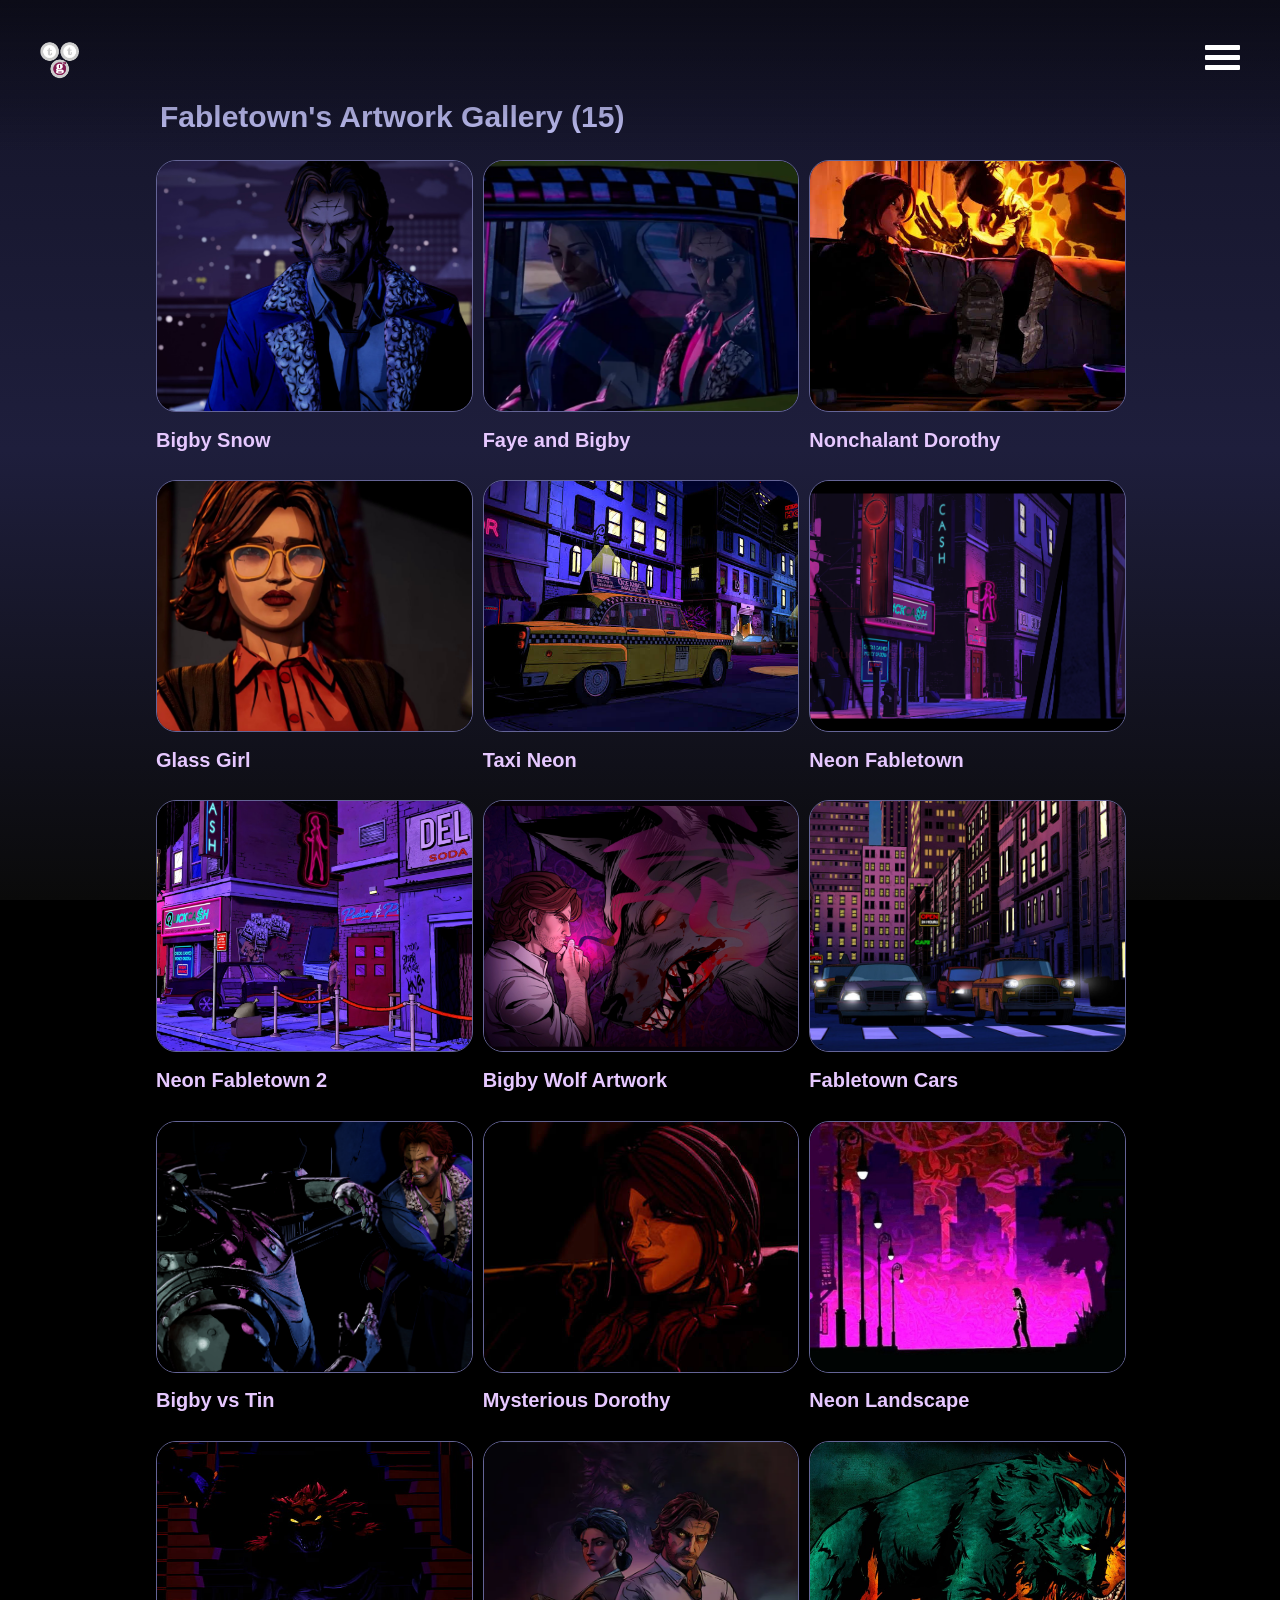
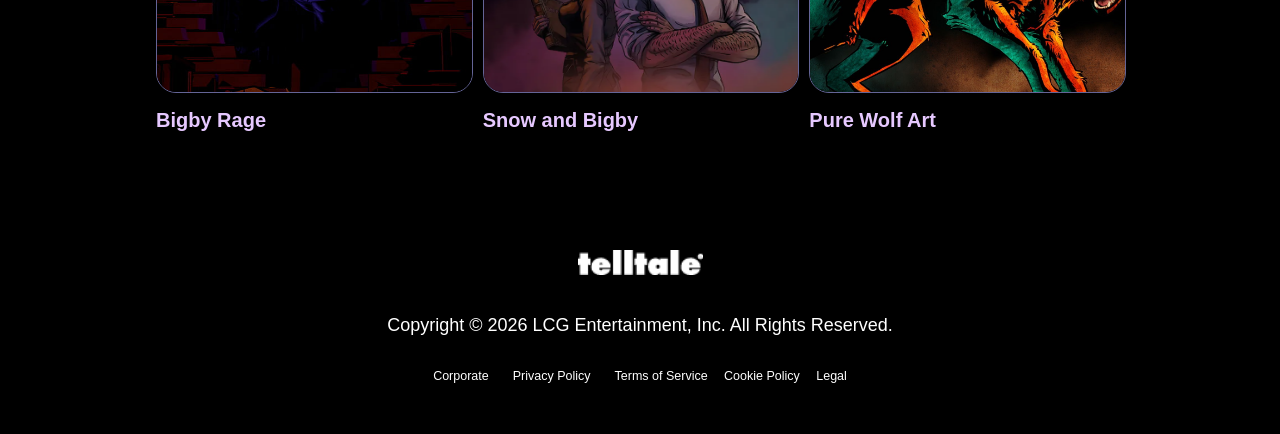
<file: ArtWork.html>
<!DOCTYPE html>
<html>
    <head>
        <title> Artworks - The Wolf Among Us 2 </title>
        <meta name="viewport" content="width=device-width, initial-scale=1.0">
        <link rel = "Stylesheet" href = "CSS/artwork.css">
        <link rel = "Stylesheet" href = "CSS/bar.css">
        <link rel = "Stylesheet" href = "CSS/bottom.css">
        <link rel = "Stylesheet" href = "CSS/loading.css">
        <link rel="icon" type="image/png" href="Pics/Site-Logo.png">
    </head>
    
    <body>
        <div class ="loading-screen">
          <img src = "Pics/LoadingLogo.png" class ="loader-logo">
        </div>

        <script src="ScreenLoading.js"></script>
        
        <a href = "https://telltale.com/games/the-wolf-among-us-2/">
            <img src = "Pics/Site-Logo.png" class = "logo">
        </a>
        
        <input type="checkbox" id="menu-toggle" class="menu-toggle">

        <label for="menu-toggle" class="menu-overlay">
            <div class = "splashOverlay">
                <img src = "Pics/splash.png">

            </div>
        </label>
        
        <label for="menu-toggle" class="hamburger">
            <span></span>
            <span></span>
            <span></span>
        </label>

        <div class="menu">
            <a href="Home.html">Home</a>
            <a href="Editions.html">Editions</a>
            <a href="Characters.html">Characters</a>
            <a href="" style = "color: rgb(230, 200, 220);">Art Works</a>
            <a href="Login.html">Account</a>
        </div>
        
        <div class = "Mask"> </div>
        
        <h1 class = "Title"> Fabletown's Artwork Gallery (15) </h1>
        
        <div class = "Container">

            </button>
            
            <button type ="checkbox" class="gallery-item">
                <img src="Pics/ArtWork/5th.jpg">
                <h2> Bigby Snow </h2>
            </button>
            
            <button class="gallery-item">
                <img src="Pics/ArtWork/6th.jpg">
                <h2> Faye and Bigby </h2>
            </button>
            
            <button class="gallery-item">
                <img src="Pics/ArtWork/7th.jpg">
                <h2> Nonchalant Dorothy </h2>
            </button>
            
            <button class="gallery-item">
                <img src="Pics/ArtWork/8th.jpg">
                <h2> Glass Girl </h2>
            </button>
            
            <button class="gallery-item">
                <img src="Pics/ArtWork/9th.jpg">
                <h2> Taxi Neon </h2>
            </button>
            
            <button class="gallery-item">
                <img src="Pics/ArtWork/10th.jpg">
                <h2> Neon Fabletown </h2>
            </button>
            
            <button class="gallery-item">
                <img src="Pics/ArtWork/11th.jpg">
                <h2> Neon Fabletown 2 </h2>
            </button>
            
            <button class="gallery-item">
                <img src="Pics/ArtWork/12th.jpg">
                <h2> Bigby Wolf Artwork </h2>
            </button>
            
            <button class="gallery-item">
                <img src="Pics/ArtWork/13th.jpg">
                <h2> Fabletown Cars </h2>
            </button>
            
            <button class="gallery-item">
                <img src="Pics/ArtWork/14th.jpg">
                <h2> Bigby vs Tin </h2>
            </button>
            
            <button class="gallery-item">
                <img src="Pics/ArtWork/15th.jpg">
                <h2> Mysterious Dorothy </h2>
            </button>
            
            <button class="gallery-item">
                <img src="Pics/ArtWork/16th.jpg">
                <h2> Neon Landscape </h2>
            </button>
            
            <button class="gallery-item">
                <img src="Pics/ArtWork/17th.jpg">
                <h2> Bigby Rage </h2>
            </button>
            
            <button class="gallery-item">
                <img src="Pics/ArtWork/18th.jpg">
                <h2> Snow and Bigby </h2>
            </button>
            
            <button class="gallery-item">
                <img src="Pics/ArtWork/19th.jpg">
                <h2> Pure Wolf Art </h2>
            </button>
        </div>
        
        <footer class = "bottom">
            <img src = "Pics/telltale-logo.png">
            <p> Copyright © 2026 LCG Entertainment, Inc. All Rights Reserved. </p>
            <button> Corporate <button>
            <button> Privacy Policy <button>
            <button> Terms of Service </button>
            <button> Cookie Policy </button>
            <button> Legal </button>
        </footer>
        
        <script src="Zoom.js"></script>
    </body>
</html>
</file>
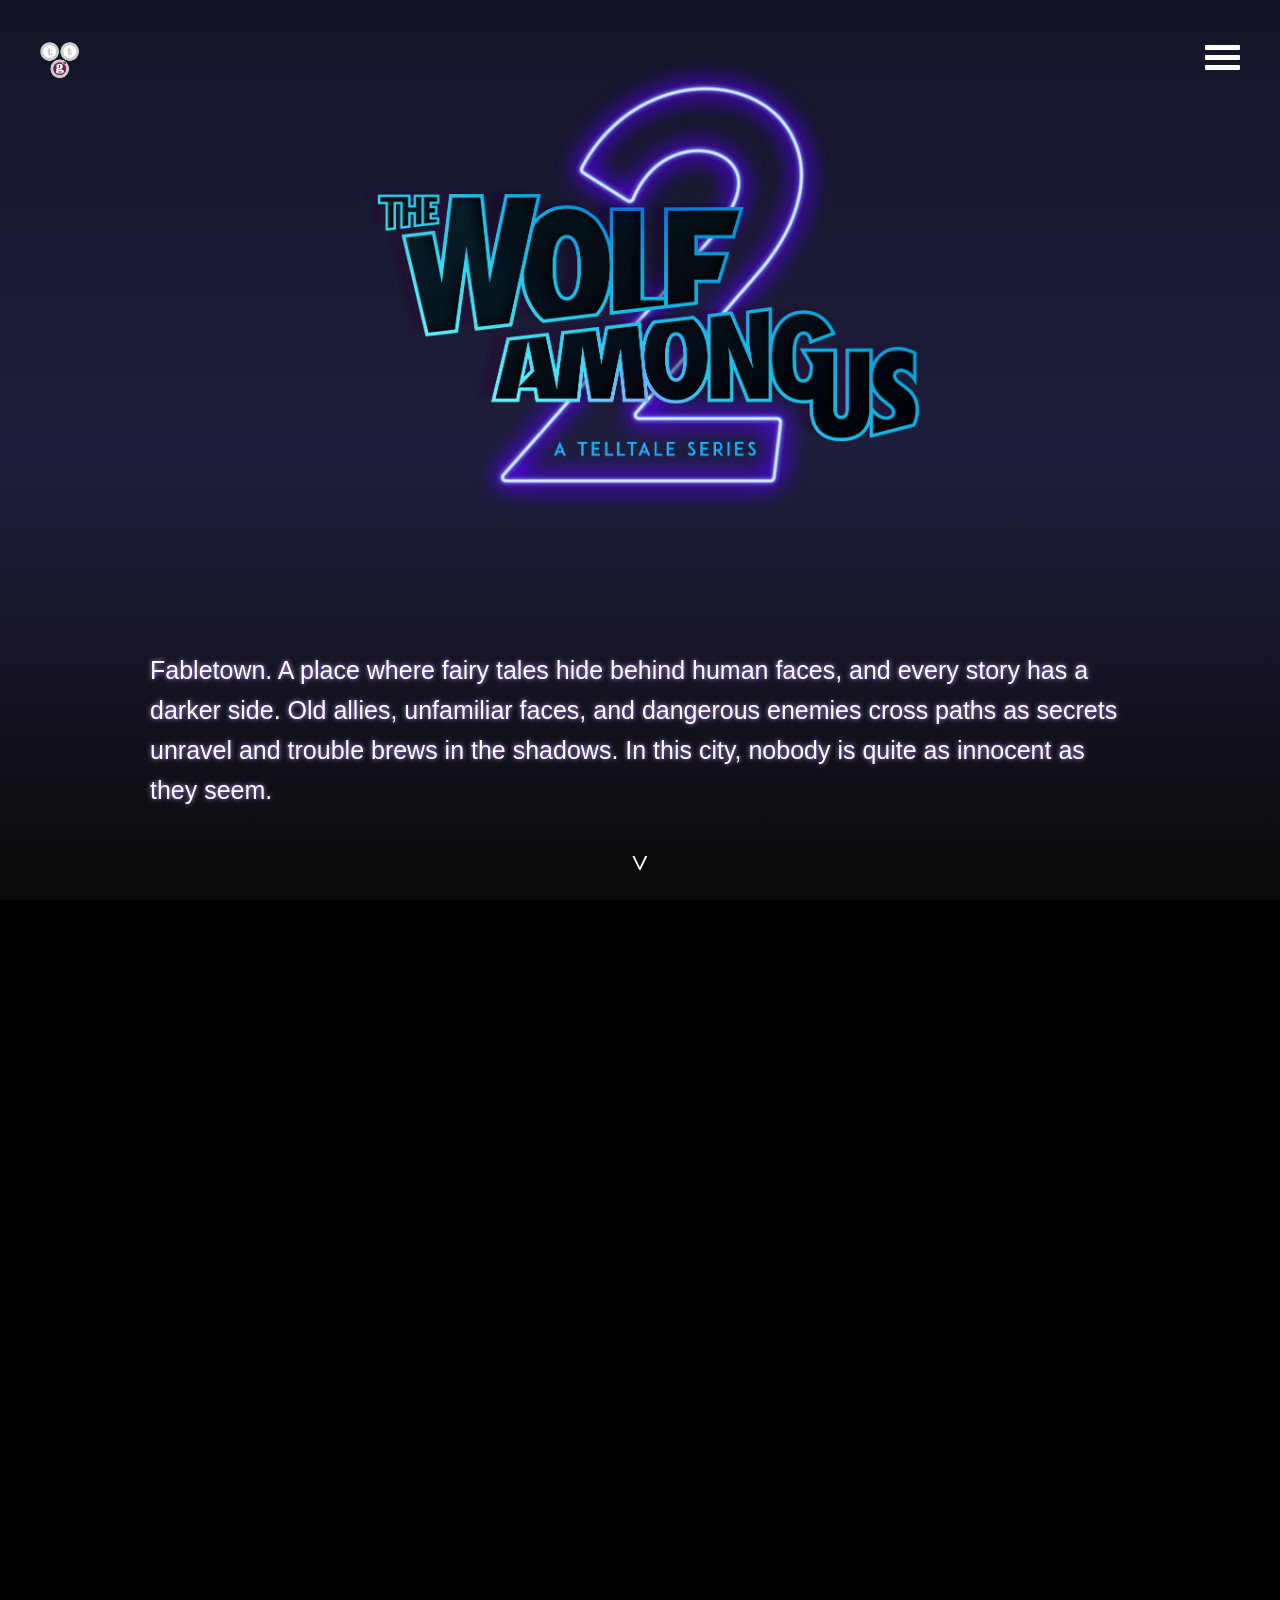
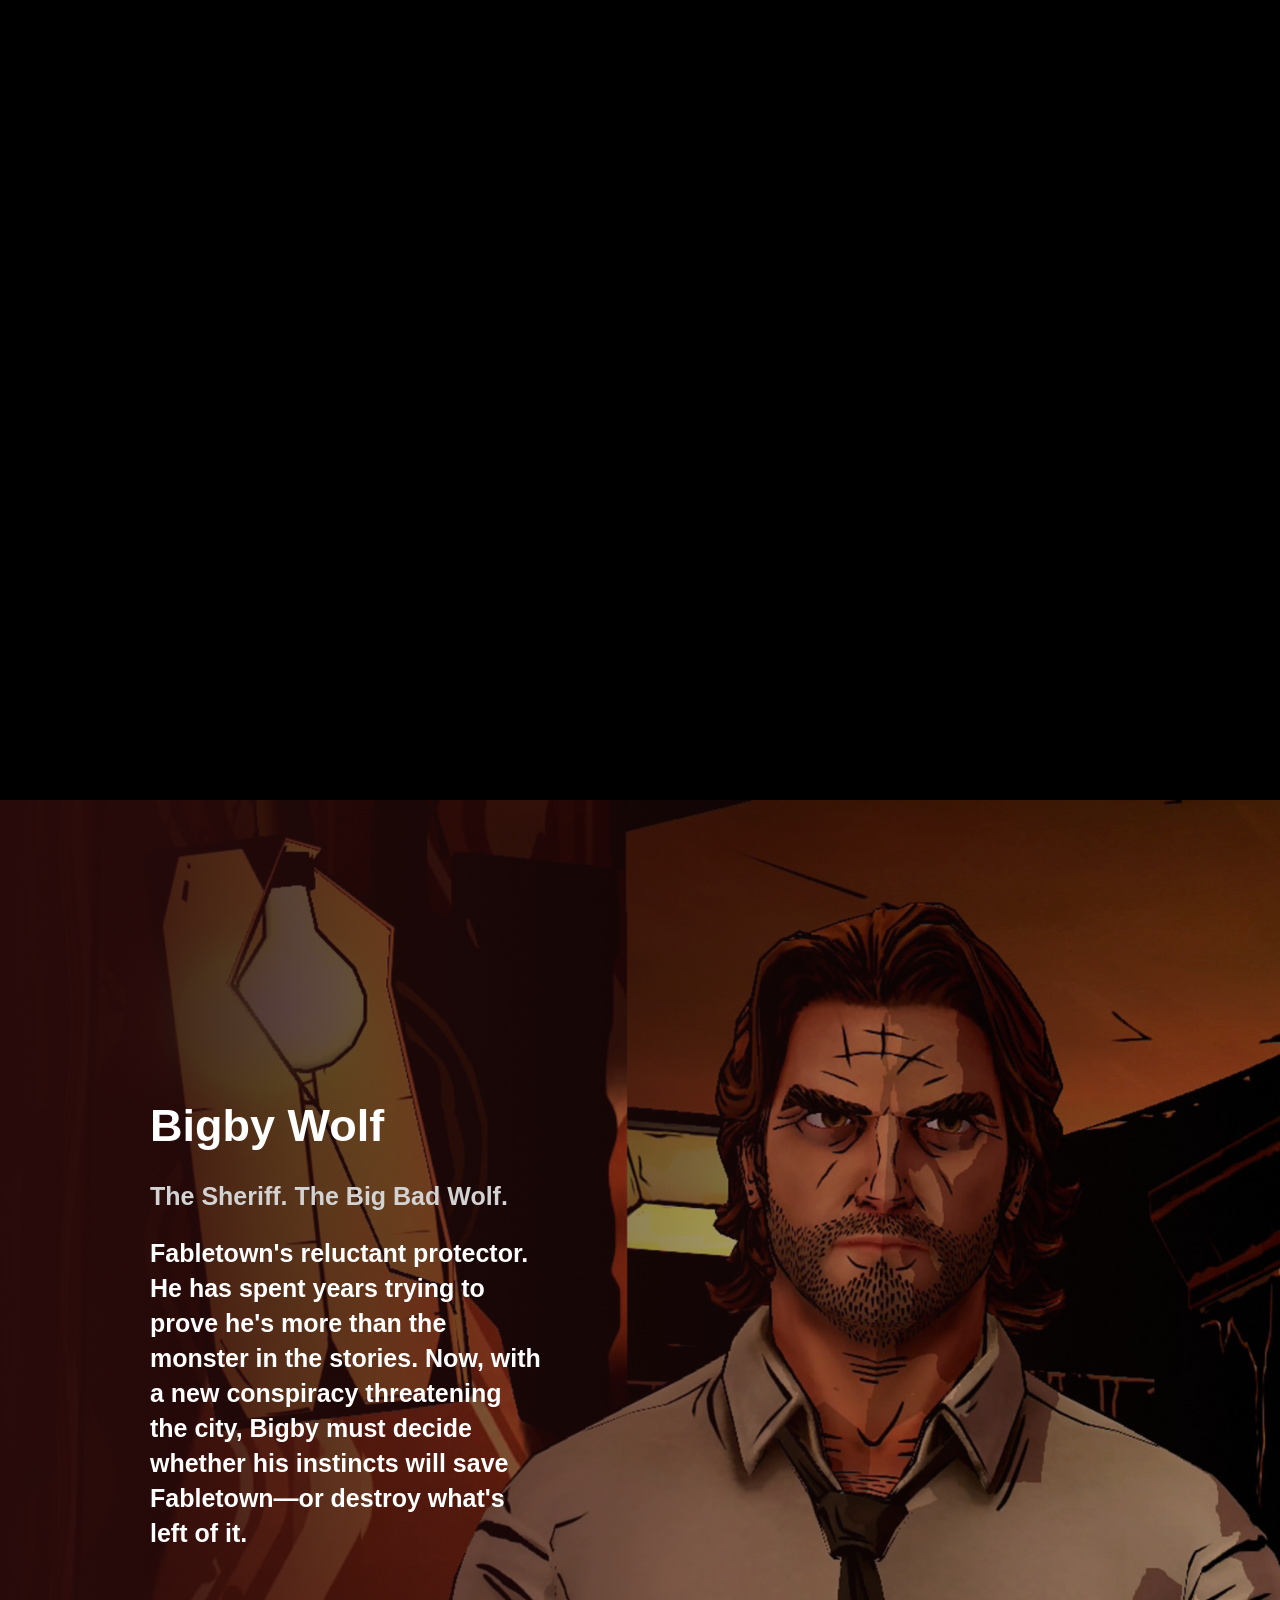
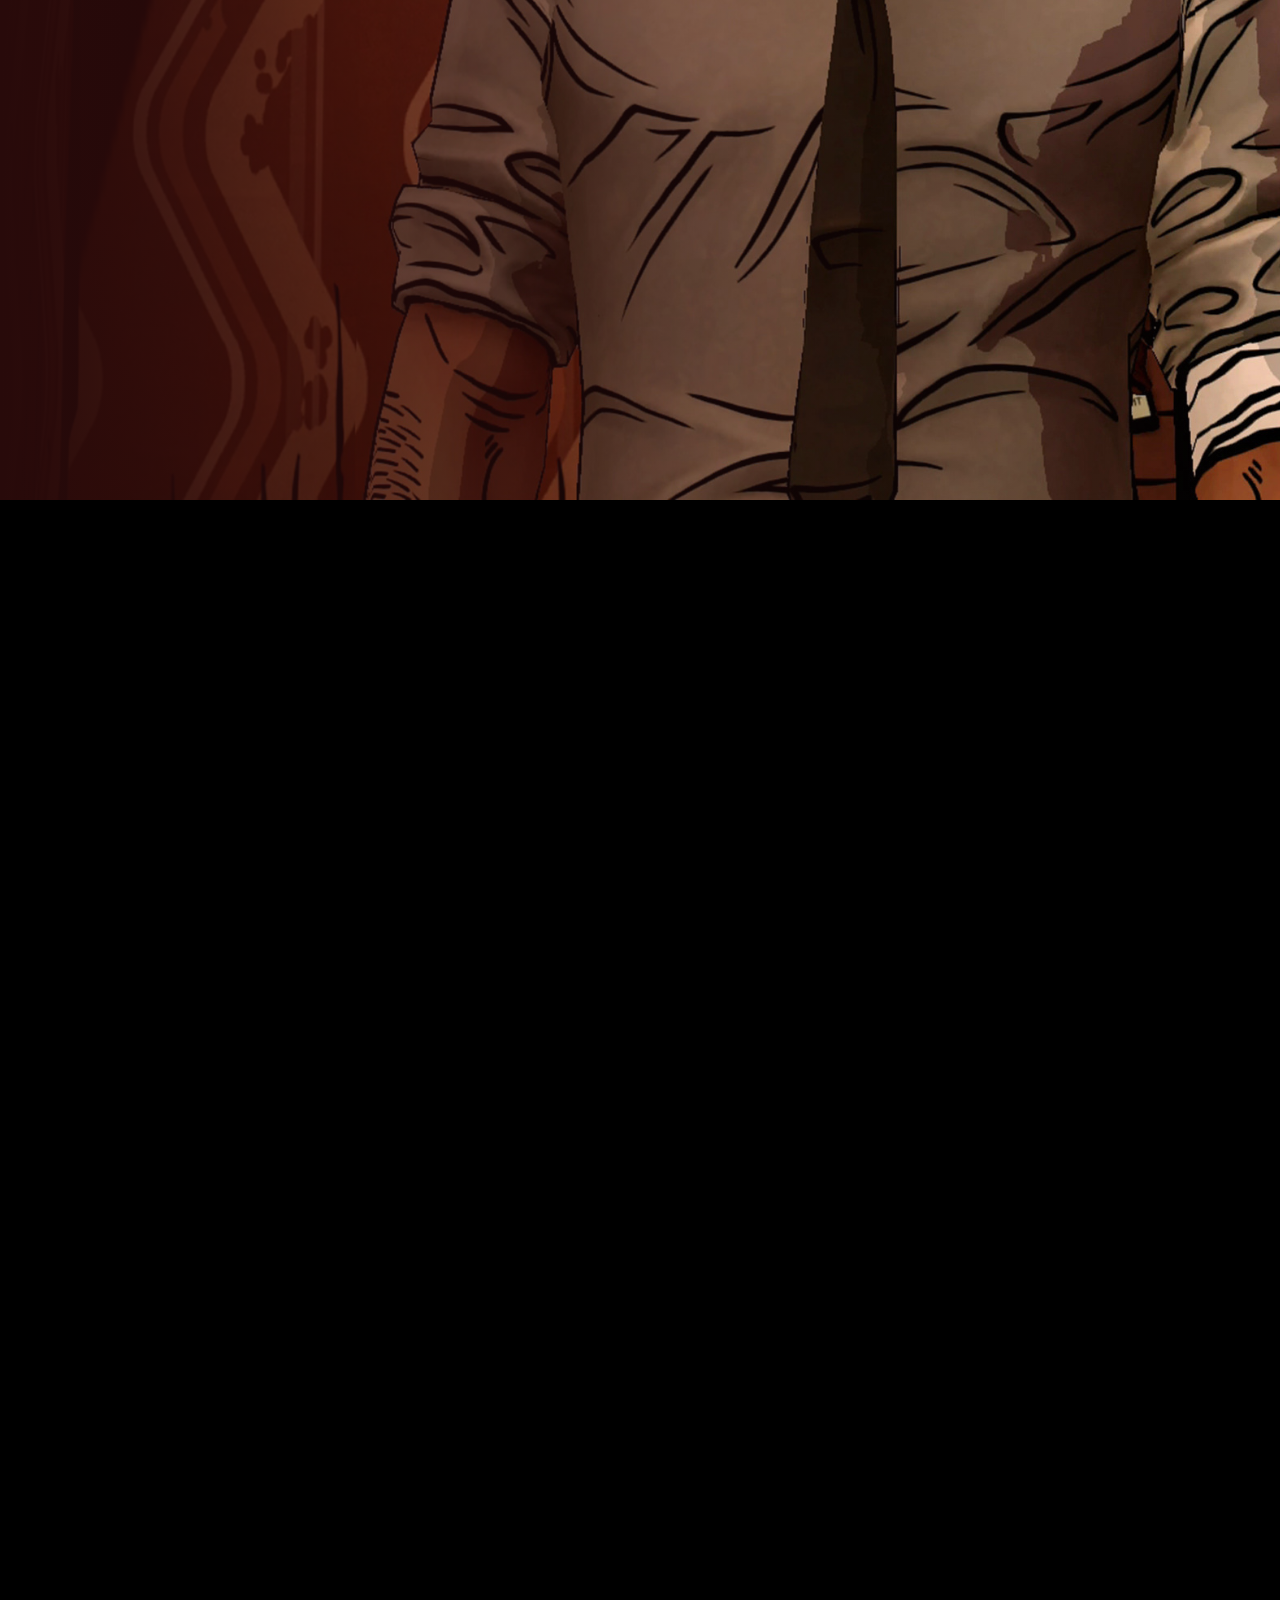
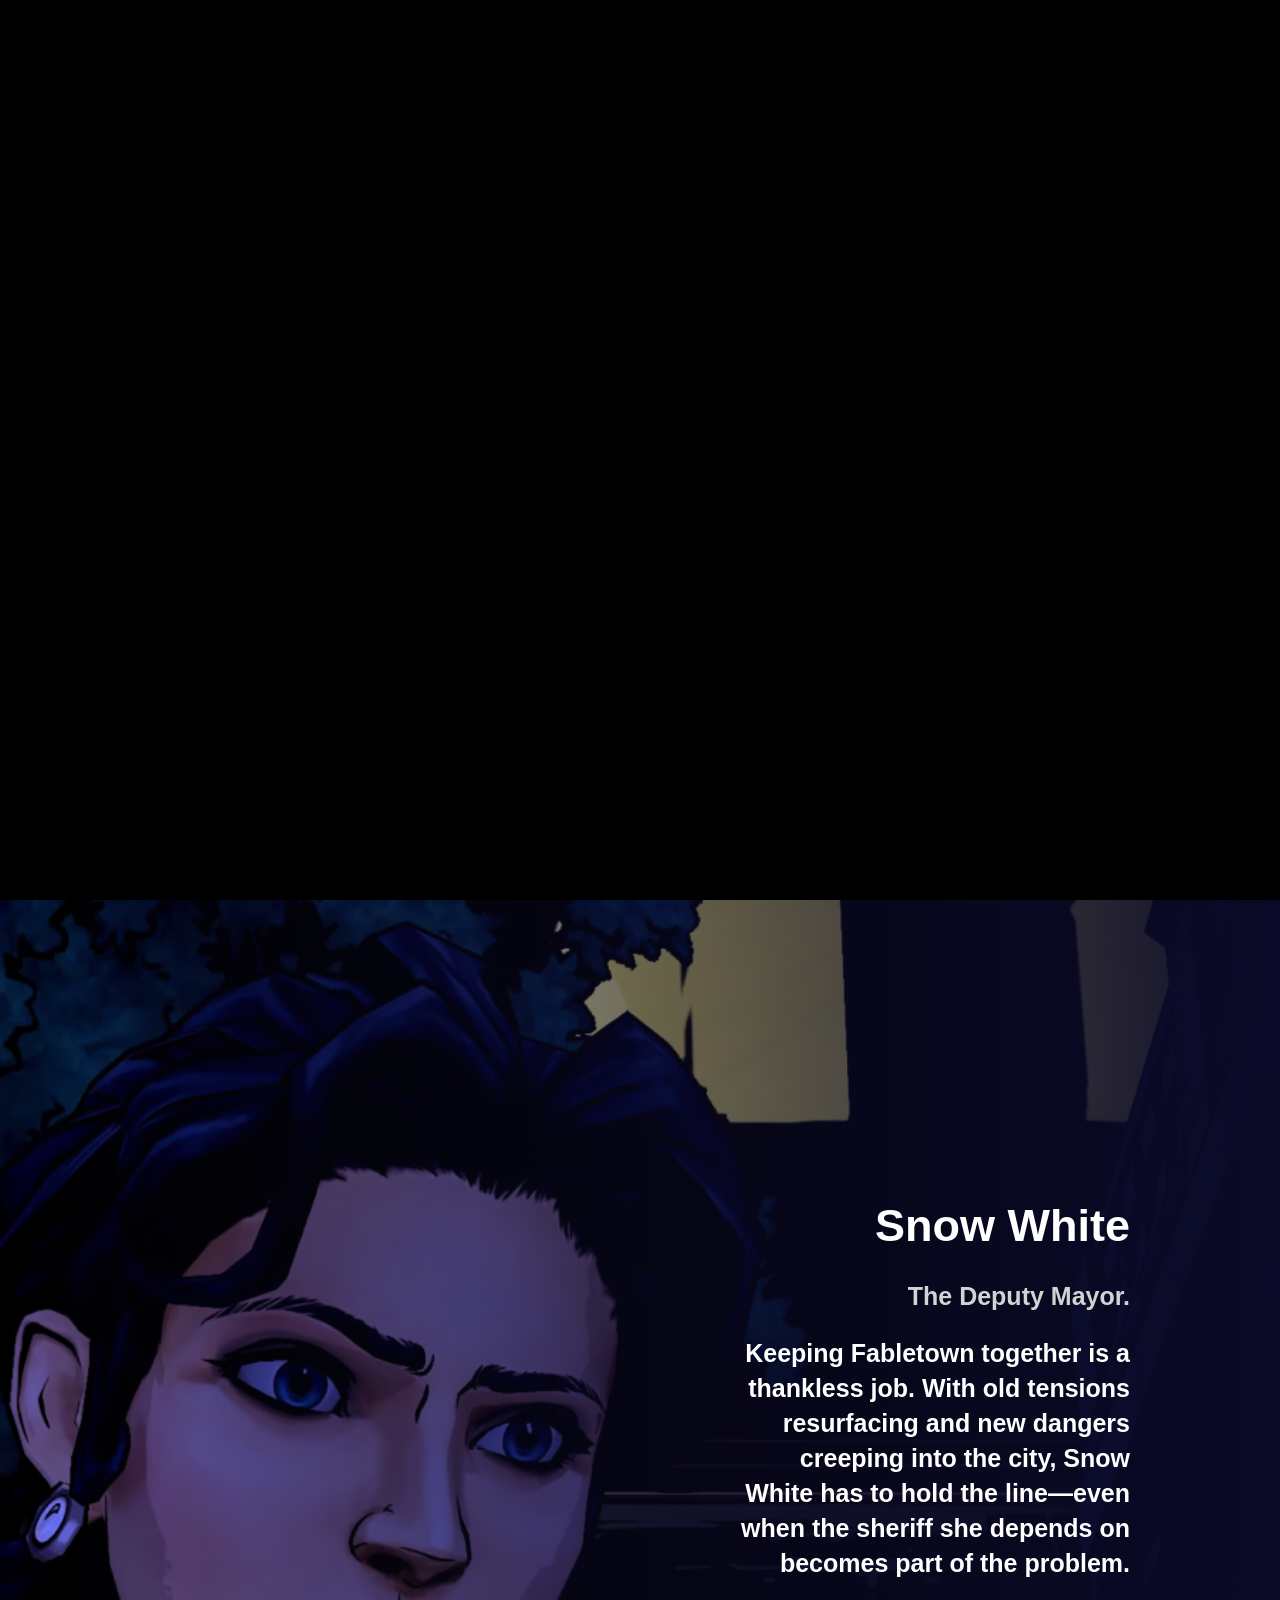
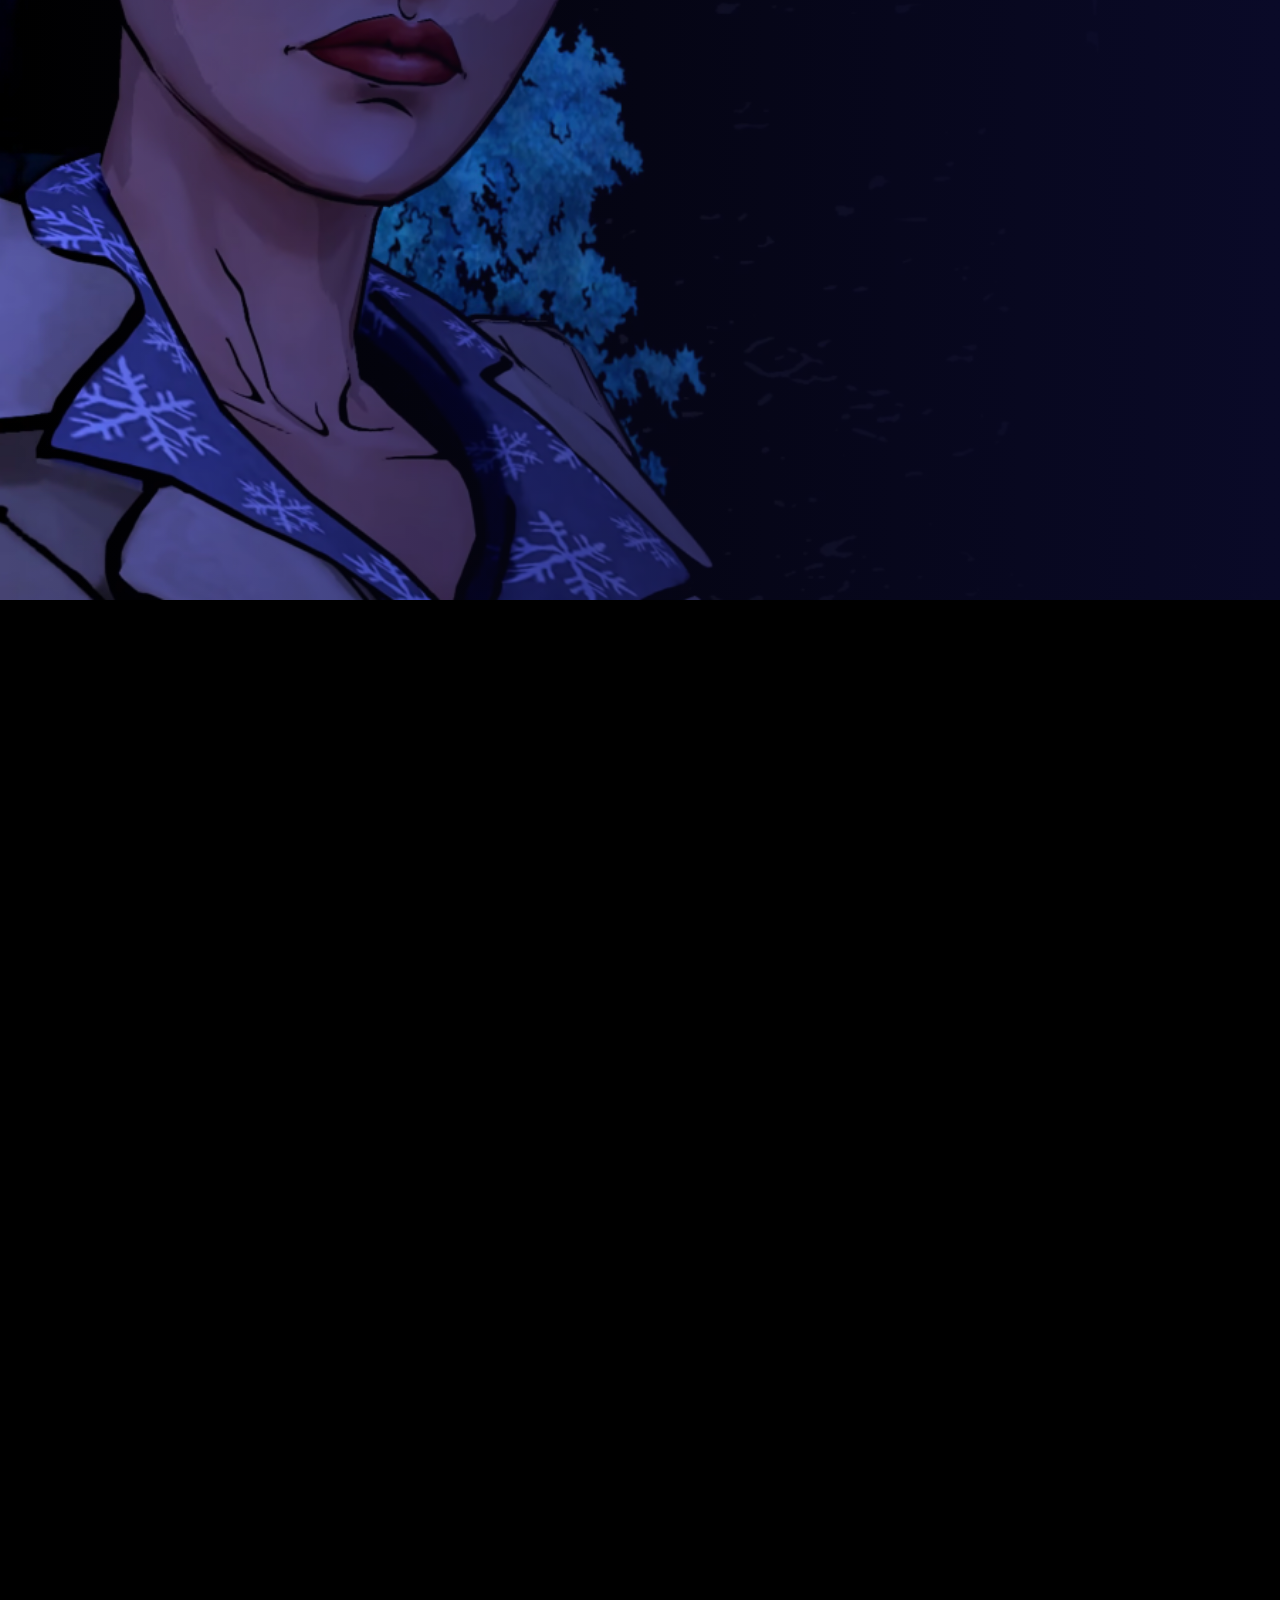
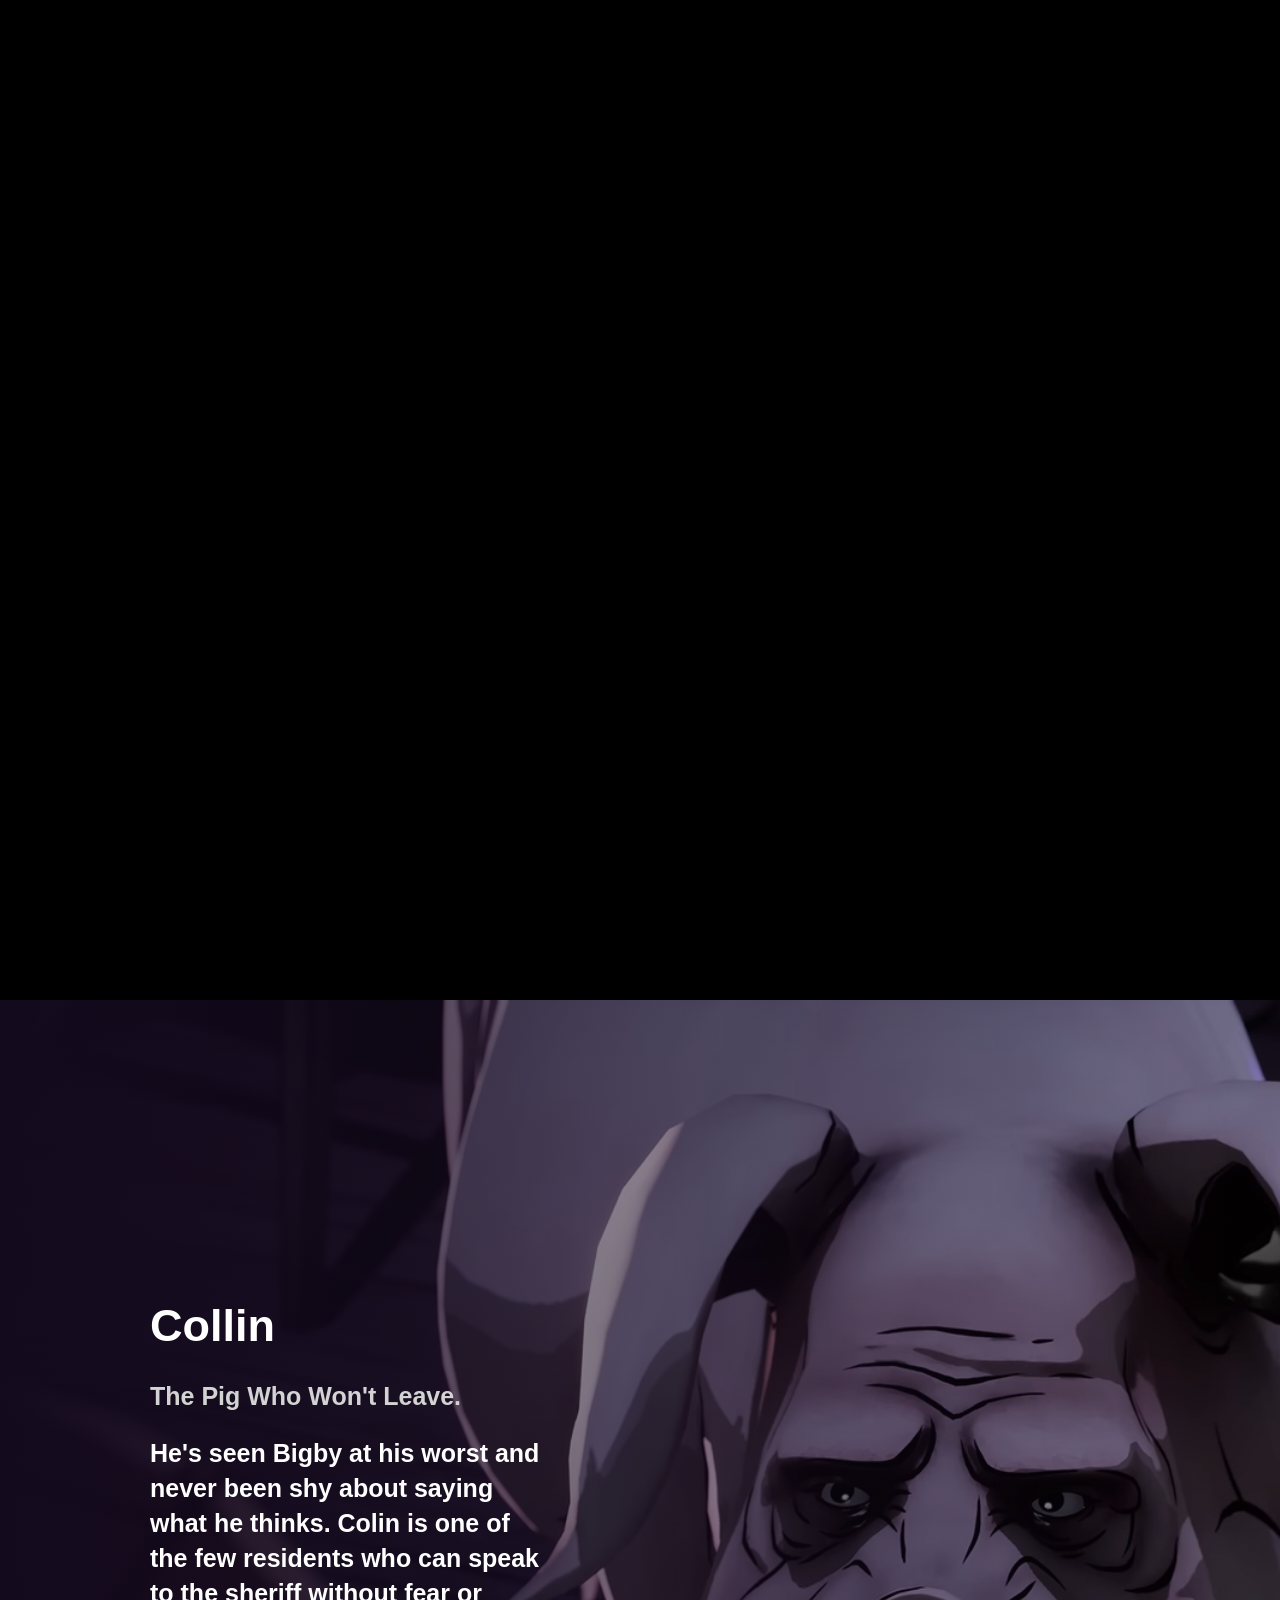
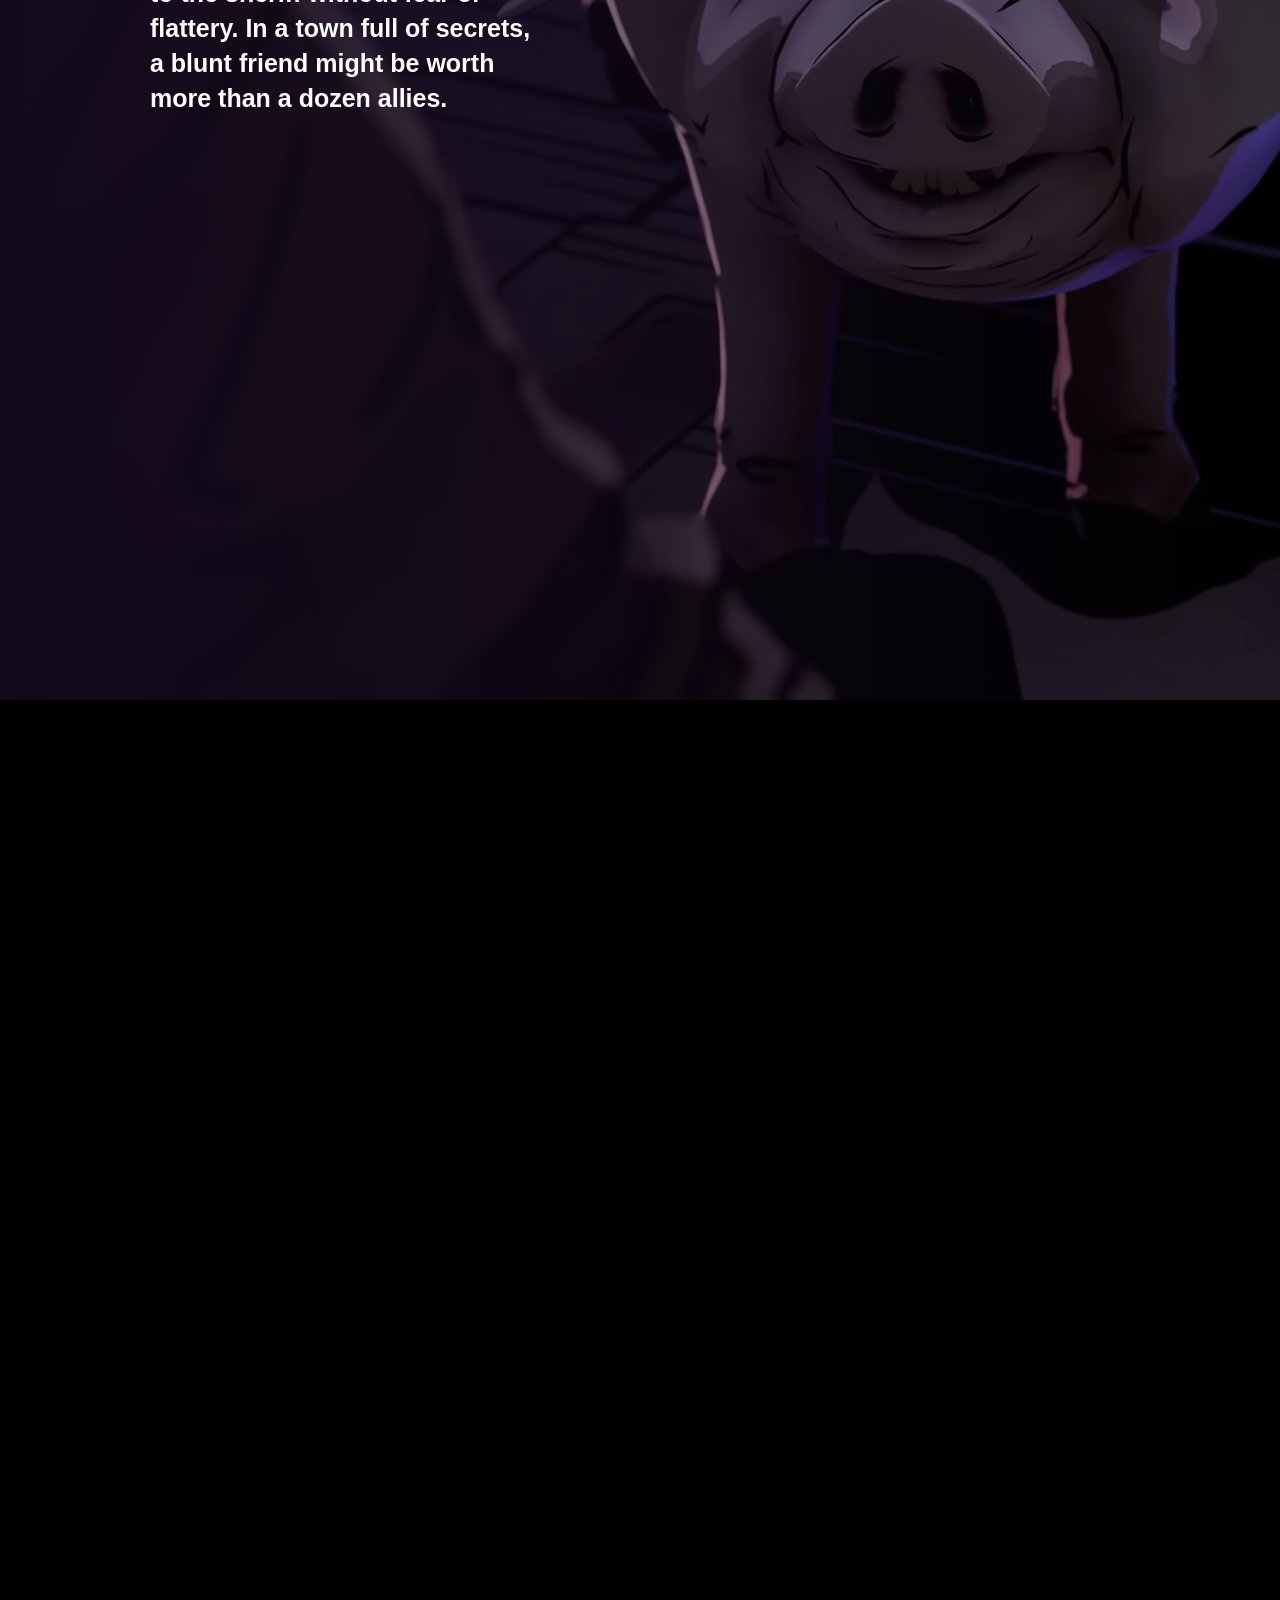
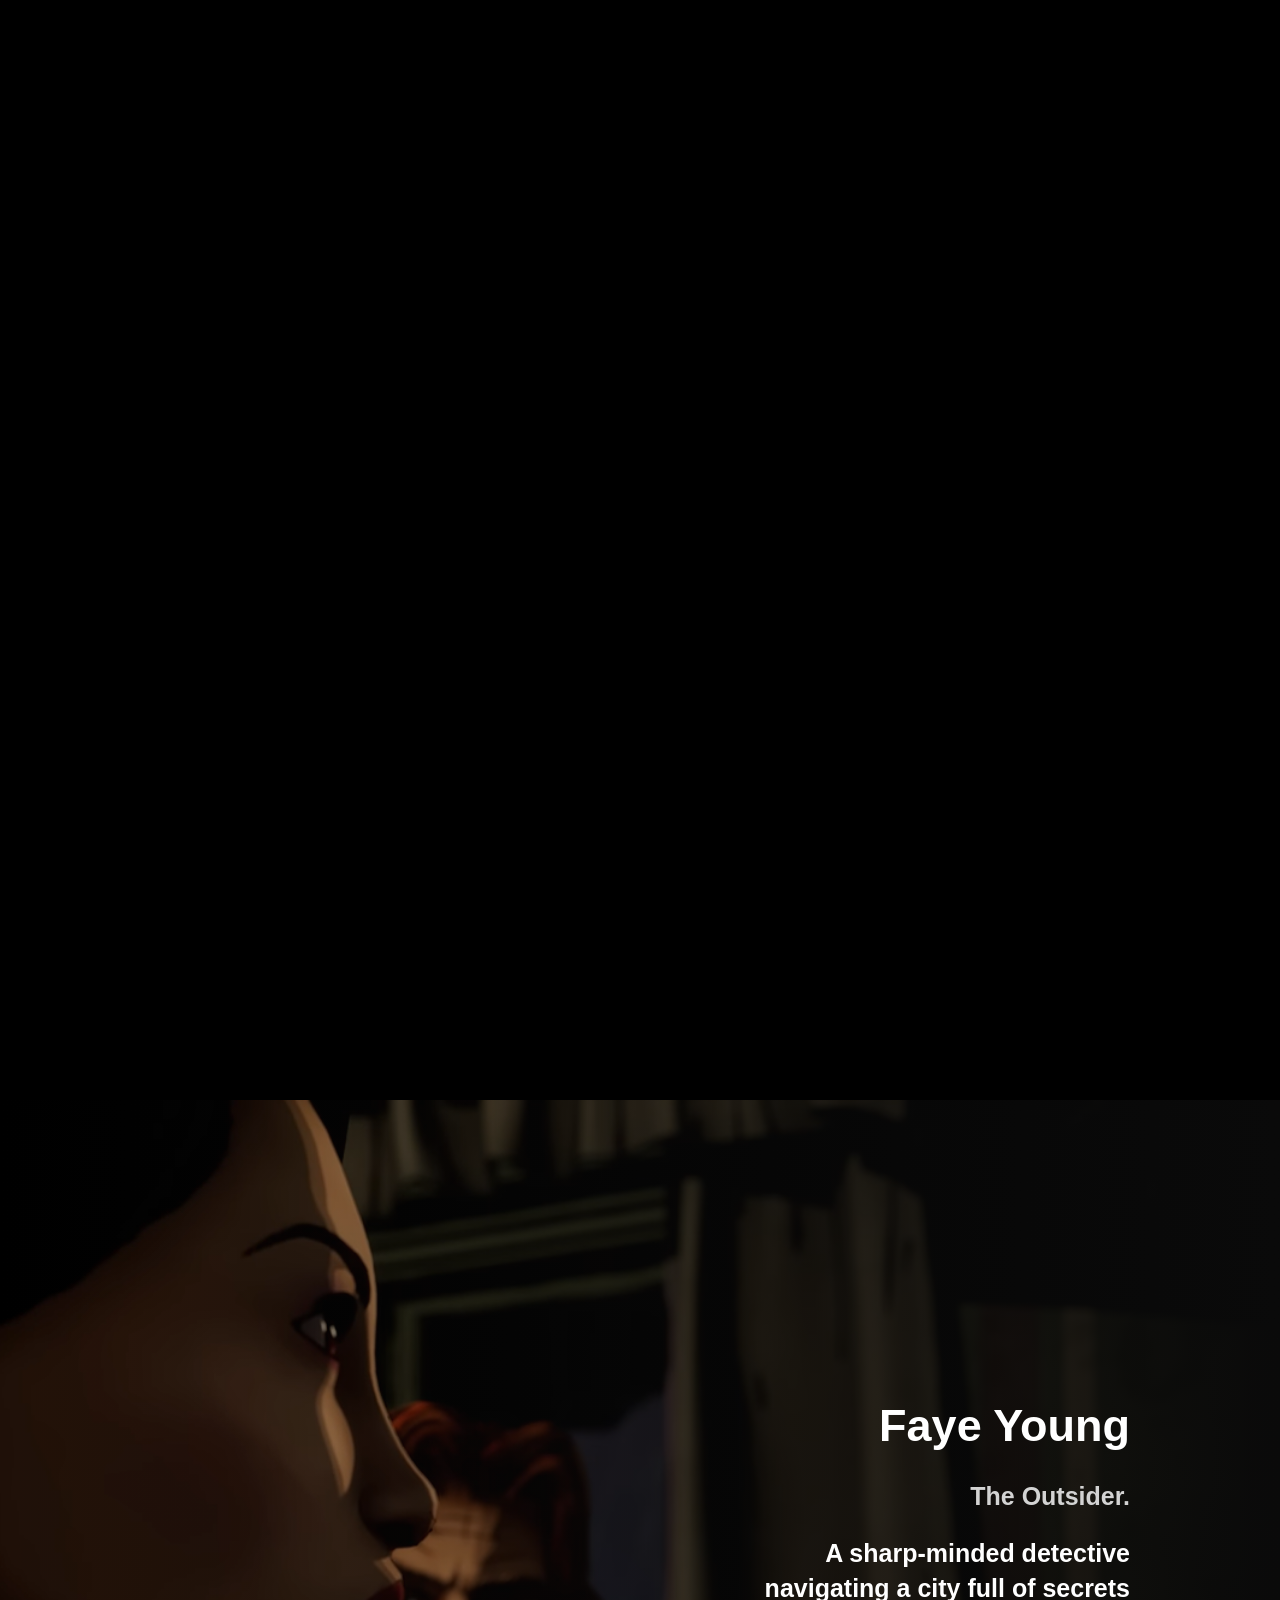
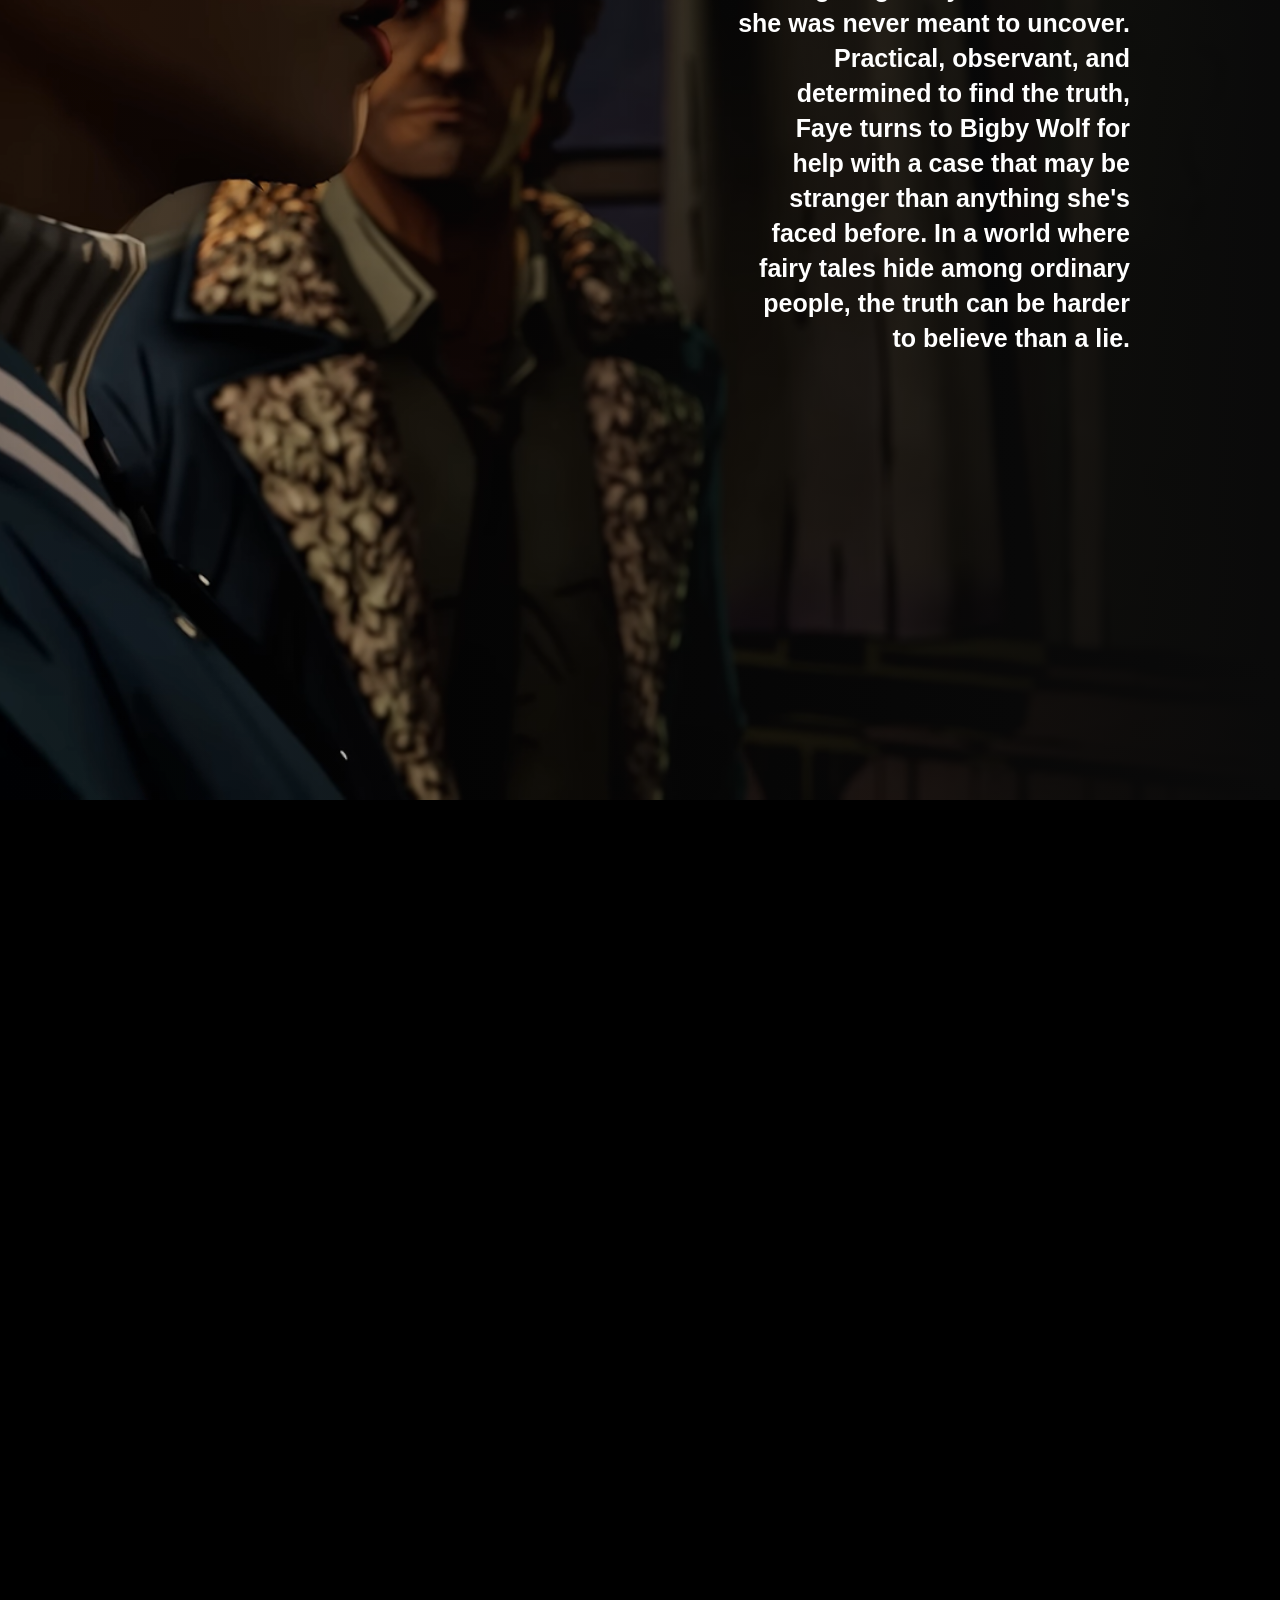
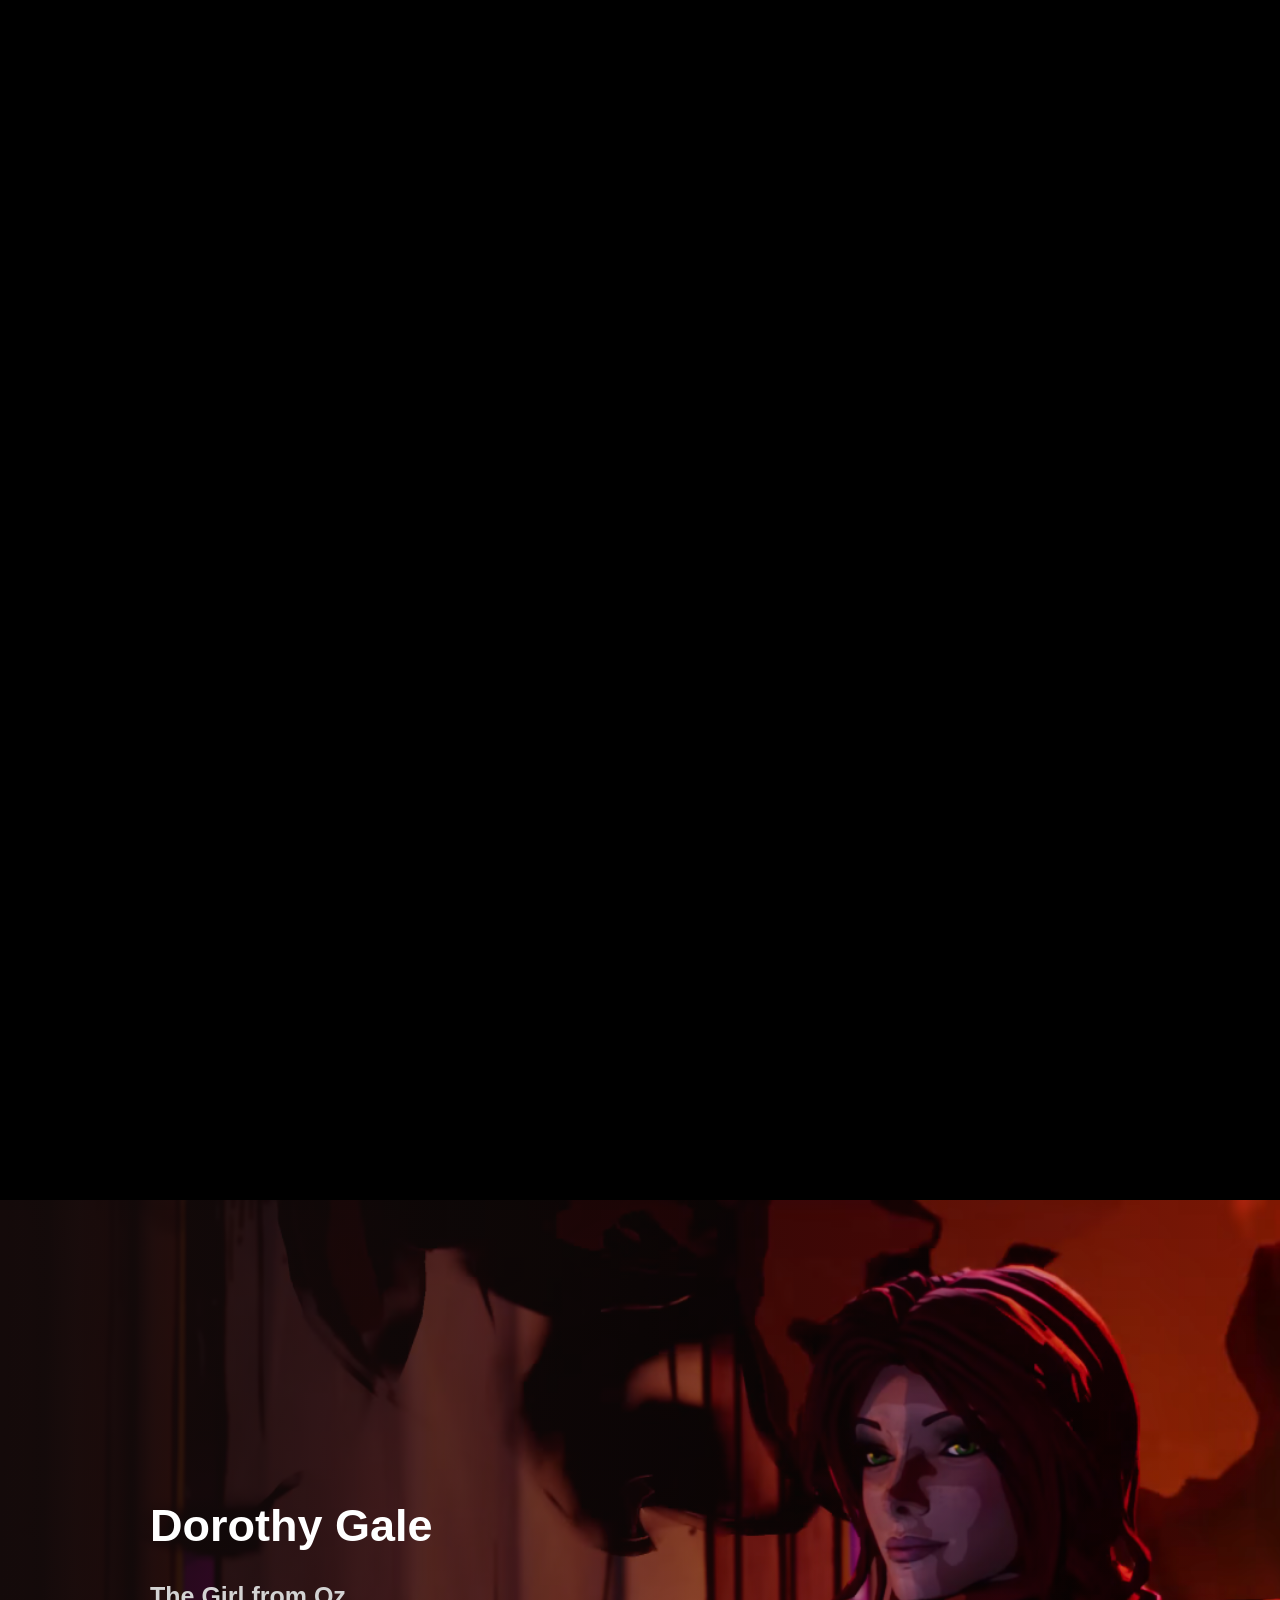
<file: Characters.html>
<!DOCTYPE html>
<html>
    <head>
        <title> Characters - The Wolf Among Us 2 </title>
        <meta name="viewport" content="width=device-width, initial-scale=1.0">
        <link rel = "Stylesheet" href = "CSS/characters.css">
        <link rel = "Stylesheet" href = "CSS/bar.css">
        <link rel = "Stylesheet" href = "CSS/bottom.css">
        <link rel = "Stylesheet" href = "CSS/loading.css">
        <link rel="icon" type="image/png" href="Pics/Site-Logo.png">
    </head>
    
    <body>
    
        <div class ="loading-screen">
          <img src = "Pics/LoadingLogo.png" class ="loader-logo">
        </div>

        <script src="ScreenLoading.js"></script>
        
        <a href = "https://telltale.com/games/the-wolf-among-us-2/">
            <img src = "Pics/Site-Logo.png" class = "logo">
        </a>
        
        <input type="checkbox" id="menu-toggle" class="menu-toggle">

        <label for="menu-toggle" class="menu-overlay">
            <div class = "splashOverlay">
                <img src = "Pics/splash.png">

            </div>
        </label>
        
        <label for="menu-toggle" class="hamburger">
            <span></span>
            <span></span>
            <span></span>
        </label>

        <div class="menu">
            <a href="Home.html">Home</a>
            <a href="Editions.html">Editions</a>
            <a href="" style = "color: rgb(230, 200, 220);">Characters</a>
            <a href="ArtWork.html">Art Works</a>
            <a href="Login.html">Account</a>
        </div>
        
        
        <div class = "intro">
            <img src = "Pics/splash.png">
            <div class = "intro-bottom">
                <p> Fabletown. A place where fairy tales hide behind human faces, and every story has a darker side. Old allies, unfamiliar faces, and dangerous enemies cross paths as secrets unravel and trouble brews in the shadows. In this city, nobody is quite as innocent as they seem. </p>
                <h1> > </h1>
            </div>
        </div>
        
        <video class="first-vid" src="Vids/bigby.mp4" autoplay loop muted playsinline></video>
        <video class="second-vid" src="Vids/snowwhite.mp4" autoplay loop muted playsinline></video>
        <video class="third-vid" src="Vids/collin.mp4" autoplay loop muted playsinline></video>
        <video class="fourth-vid" src="Vids/fayeyoung.mp4" autoplay loop muted playsinline></video>
        <video class="fifth-vid" src="Vids/dorothy.mp4" autoplay loop muted playsinline></video>
        <video class="sixth-vid" src="Vids/scarecrow.mp4" autoplay loop muted playsinline></video>
        <video class="seventh-vid" src="Vids/tin.mp4" autoplay loop muted playsinline></video>

        
        <div class = "Con1st">
            <div class = "Con1stphar">
                <h1> Bigby Wolf </h1>
                <h2> The Sheriff. The Big Bad Wolf. </h2>
                <p> Fabletown's reluctant protector. He has spent years trying to prove he's more than the monster in the stories. Now, with a new conspiracy threatening the city, Bigby must decide whether his instincts will save Fabletown—or destroy what's left of it. </p>
            </div>
        </div>
        
        <div class = "Con2nd">
            <div class = "Con2ndphar">
                <h1> Snow White </h1>
                <h2> The Deputy Mayor. </h2>
                <p> Keeping Fabletown together is a thankless job. With old tensions resurfacing and new dangers creeping into the city, Snow White has to hold the line—even when the sheriff she depends on becomes part of the problem. </p>
            </div>
        </div>
        
        <div class = "Con3rd">
            <div class = "Con3rdphar">
                <h1> Collin </h1>
                <h2> The Pig Who Won't Leave. </h2>
                <p> He's seen Bigby at his worst and never been shy about saying what he thinks. Colin is one of the few residents who can speak to the sheriff without fear or flattery. In a town full of secrets, a blunt friend might be worth more than a dozen allies. </p>
            </div>
        </div>
        
        <div class = "Con4th">
            <div class = "Con4thphar">
                <h1> Faye Young </h1>
                <h2> The Outsider. </h2>
                <p> A sharp-minded detective navigating a city full of secrets she was never meant to uncover. Practical, observant, and determined to find the truth, Faye turns to Bigby Wolf for help with a case that may be stranger than anything she's faced before. In a world where fairy tales hide among ordinary people, the truth can be harder to believe than a lie. </p>
            </div>
        </div>
        
        <div class = "Con5th">
            <div class = "Con5thphar">
                <h1> Dorothy Gale </h1>
                <h2> The Girl from Oz. </h2>
                <p> Not every fairy tale ends with a happily ever after. Sitting calmly amid the chaos, Dorothy seems almost unfazed by the trouble unfolding around her. But in a city where appearances deceive, a little indifference might hide a bigger story. </p>
            </div>
        </div>
        
        <div class = "Con6th">
            <div class = "Con6thphar">
                <h1> The Scarecrow </h1>
                <h2> The Mind Made for Trouble. </h2>
                <p> Once a figure from a familiar children's tale, the Scarecrow now finds himself in a world far removed from the Yellow Brick Road. Whatever brought him to Bigby's doorstep, he doesn't look like someone who's come to make friends. </p>
            </div>
        </div>
        
        <div class = "Con7th">
            <div class = "Con7thphar">
                <h1> The Tin Man </h1>
                <h2> Cold Steel, Unfinished Business. </h2>
                <p> Beneath the metal exterior lies a figure caught in a story that has taken a darker turn. Standing alongside the Scarecrow, the Tin Man brings an unmistakable sense of menace to the encounter. Whatever he's after, Bigby may be standing in his way. </p>
            </div>
        </div>
        
        <footer class = "bottom">
            <img src = "Pics/telltale-logo.png">
            <p> Copyright © 2026 LCG Entertainment, Inc. All Rights Reserved. </p>
            <button> Corporate <button>
            <button> Privacy Policy <button>
            <button> Terms of Service </button>
            <button> Cookie Policy </button>
            <button> Legal </button>
        </footer>
        
        <script src="ScrollCharacters.js"></script>
    </body>
</html>
</file>
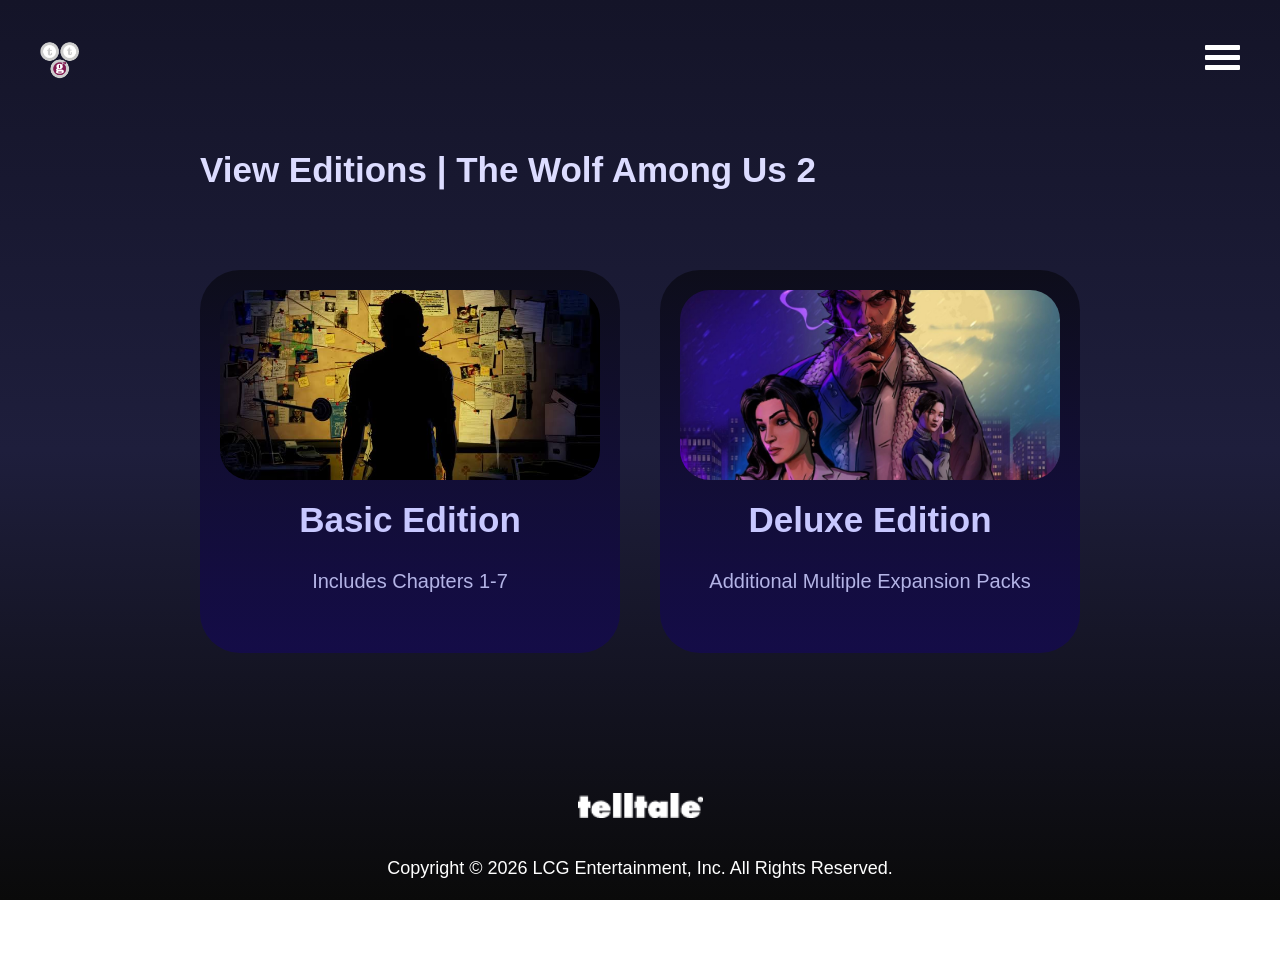
<file: Editions.html>
<!DOCTYPE html>
<html>
    <head>
        <title> Editions - The Wolf Among Us 2 </title>
        <meta name="viewport" content="width=device-width, initial-scale=1.0">
        <link rel = "Stylesheet" href = "CSS/editions.css">
        <link rel = "Stylesheet" href = "CSS/bar.css">
        <link rel = "Stylesheet" href = "CSS/bottom.css">
        <link rel = "Stylesheet" href = "CSS/loading.css">
        <link rel="icon" type="image/png" href="Pics/Site-Logo.png">
    </head>
    
    <body>
        <div class ="loading-screen">
          <img src = "Pics/LoadingLogo.png" class ="loader-logo">
        </div>

        <script src="ScreenLoading.js"></script>
        
        <a href = "https://telltale.com/games/the-wolf-among-us-2/">
            <img src = "Pics/Site-Logo.png" class = "logo">
        </a>
        
        <input type="checkbox" id="menu-toggle" class="menu-toggle">

        <label for="menu-toggle" class="menu-overlay">
            <div class = "splashOverlay">
                <img src = "Pics/splash.png">

            </div>
        </label>
        
        <label for="menu-toggle" class="hamburger">
            <span></span>
            <span></span>
            <span></span>
        </label>

        <div class="menu">
            <a href="Home.html">Home</a>
            <a href="" style = "color: rgb(230, 200, 220);">Editions</a>
            <a href="Characters.html">Characters</a>
            <a href="ArtWork.html">Art Works</a>
            <a href="Login.html">Account</a>
        </div> 
        
        <h1 class = "Title"> View Editions | The Wolf Among Us 2 </h1>
        <div class = "container">
            <div class = "Basic">
                <div class = "BasicPic"> </div>
                <h1> Basic Edition </h1>
                <p> Includes Chapters 1-7 </p>
            </div>
            <div class = "Deluxe">
                <div class = "DeluxePic"> </div>
                <h1> Deluxe Edition </h1>
                <p> Additional Multiple Expansion Packs </p>
            </div>
        </div>
        
        
        <footer class = "bottom">
            <img src = "Pics/telltale-logo.png">
            <p> Copyright © 2026 LCG Entertainment, Inc. All Rights Reserved. </p>
            <button> Corporate <button>
            <button> Privacy Policy <button>
            <button> Terms of Service </button>
            <button> Cookie Policy </button>
            <button> Legal </button>
        </footer>
    </body>
</html>
</file>
<file: CSS/artwork.css>
@keyframes pop {
  0% {
    opacity: 0;
  }

  100% {
    opacity: 1;
  }
}

body {
    margin: 0;
    background-color: black;
    background-image: linear-gradient(rgb(20, 20, 40), rgb(30, 30, 60), rgb(10, 10, 10));
    background-attachment: fixed;
    background-repeat: no-repeat;
}

.Title {
    color: rgb(200, 200, 255);
    font-family: sans-serif;
    margin: 120px 35px 0px;
    font-size: clamp(20px, 5vmin, 30px);
}

.Container {
    height: auto;
    width: calc(100% - 50px);
    display: grid;
    row-gap: 10px;
    grid-template-columns: 1fr 1fr 1fr;
    margin: 25px 25px 0px;
    
    animation: pop 1.5s ease;
    z-index: -1;
}

.gallery-item {
    background-color: transparent;
    border: none;
    display: flex;
    flex-direction: column;
}

.gallery-item h2 {
    font-size: 15px;
    color: rgb(230,200,255);
}

.gallery-item img {
    height: 150px;
    width: 100%;
    object-fit: cover;
    border-radius: 20px;
    border: 1px solid rgb(100, 100, 150);
    cursor: pointer;
    
    transition: transform 0.25s ease;
}

.gallery-item img:hover {
    border: 1px solid rgb(200, 200, 255);
    transform: scale(0.97);
}

.gallery-item.is-zoomed {
    position: fixed;
    top: 0;
    left: 0;
    width: 100vw;
    height: 100vh;
    background-color: rgba(10, 10, 20, 0.9);
    z-index: 9800;
    display: flex;
    justify-content: center;
    align-items: center;
    padding: 20px;
}

.gallery-item.is-zoomed img {
    max-width: 90%;
    max-height: 85vh;
    width: auto;
    height: auto;
    object-fit: contain;
}

.gallery-item.is-zoomed img:hover {
    transform: scale(1);
    border: 1px solid rgb(100, 100, 150);
    cursor: default;
}

.Mask {
    position: fixed;
    background-image: linear-gradient(rgba(10, 10, 20, 0.8), transparent);
    width: 100%;
    height: 150px;
    z-index: 9990;
    top: 0;
    left: 0;
    
    pointer-events: none;
}

@media (min-width: 1024px) {
    .Title {
        margin: 100px 160px 0px;
    }
    .Container {
        margin: 25px 150px 0px;
        width: calc(100% - 300px);
    }
    .gallery-item img {
        height: 250px;
    }
    .gallery-item h2 {
        font-size: 20px;
    }
}
</file>
<file: CSS/bar.css>
@keyframes pop {
  0% {
    transform: scale(1.3);
    opacity: 0;
  }


  100% {
    transform: scale(1);
    opacity: 1;
  }
}

.hamburger {
    position: fixed;
    top: 40px;   
    right: 40px;  
    z-index: 9998; 
    cursor: pointer;
}

.logo {
    position: fixed;
    top: 40px;   
    left: 40px;  
    z-index: 9995; 
    height: 40px;
}

.hamburger span {
    display: block;
    width: 35px;
    height: 5px;
    background: white;
    margin: 5px 0;
    border-radius: 1px;
}

.menu-toggle {
    display: none;
}

.menu {
    overflow: hidden;
    display: flex;
    flex-direction: column;
    position: fixed;
    top: 0;
    right: 0;
    width: 60vw;
    height: 100vh;
    padding: 100px 30px 30px;
    gap: 30px;
    background-image: linear-gradient(rgb(20, 20, 40, 0.8), rgb(0, 0, 20, 1));
    backdrop-filter: blur(50px);
    z-index: 9997;
    transform: translateX(100%) translateZ(0);
    transition: transform 0.5s ease;
}

.menu a {
    font-size: clamp(25px, 5vmin, 35px);
    text-decoration: none;
    color: rgb(200, 200, 255);
    font-weight: 800;
    font-family: sans-serif;

    margin-left: 40px;
}

.menu a:hover {
    opacity: 0.7;
}

#menu-toggle:checked ~ .menu {
    transform: translateX(0) translateZ(0);
}

.menu-overlay {
    display: flex;
    position: fixed;
    inset: 0;
    background: transparent;
    backdrop-filter: blur(250px);
    z-index: 9996;

    opacity: 0;
    visibility: hidden;
    transform: scale(1.3);

    transition:
        opacity 0.8s ease,
        transform 0.8s ease,
        visibility 0.8s ease;
}

#menu-toggle:checked ~ .menu-overlay {
    opacity: 1;
    visibility: visible;
    transform: scale(1);
}

.splashOverlay {
    display: none;
    position: absolute;

    left: 15%;  
    top: 40%;
    
    transform: translateY(-50%);

    flex-direction: column;
    align-items: center;
}

.splashOverlay img {
    height: 500px;
}

@media (min-width: 768px) {
    .menu {
        width: 30vw;
    }
    .splashOverlay {
        display: flex;
    }
}
</file>
<file: CSS/bottom.css>
.bottom {
    height: auto;
    width: 100%;
    margin-top: 100px;
    margin-bottom: 50px;
    text-align: center;
    color: white;
    font-family: sans-serif;
}

.bottom img {
    display: block;
    margin: auto;
    height: 20px;
}

.bottom p {
    margin-top: 40px;
    margin-bottom: 30px;
    font-size: clamp(10px, 2vmin, 30px);
}

.bottom button {
    background-color: transparent;
    font-size: clamp(10px, 2vmin, 12.5px);
    color: white;
    border: none;
}

.bottom button:hover {
    opacity: 0.7;
    cursor: pointer;
}

@media (min-width: 1024px) {
    .bottom img {
        height: 25px;
    }
}
</file>
<file: CSS/loading.css>
.loading-screen {
  position: fixed;
  top: 0;
  left: 0;
  width: 100vw;
  height: 100vh;
  background: linear-gradient(rgb(10, 10, 20), rgb(20, 20, 60), rgb(10, 10, 10));
  display: flex;
  justify-content: flex-end;
  align-items: flex-end;
  z-index: 9999;
  
  transition: opacity 0.3s ease;
}

.loader-logo {
    height: auto;
    width: 20%;
    position: absolute;
    right: 50px;
    bottom: 50px;
    
    object-fit: contain;
    
    animation: opacityLoad 2s linear infinite;
}

.loader-hidden {
  opacity: 0;
  pointer-events: none;
}

@keyframes opacityLoad {
    0% {
        opacity: 0.3;
    }
    50% {
        opacity: 1;
    }
    
    100% {
        opacity: 0.3;
    }
}

@media (min-width: 1024px) {
    .loader-logo {
        height: 20%;
        width: auto;
    }
}
</file>
<file: CSS/characters.css>
@keyframes pop {
  0% {
    transform: scale(1.3);
    opacity: 0;
  }


  100% {
    transform: scale(1);
    opacity: 1;
  }
}

/*@keyframes vids-fade {
  0%   { opacity: 0; }
  50%  { opacity: 1; }
  100% { opacity: 0; }
}
@keyframes intro-fade-out {
  to { opacity: 0; }
}
*/

body {
    margin: 0;
    background-color: black;
    background-image: linear-gradient(rgb(20, 20, 40), rgb(30, 30, 60), rgb(10, 10, 10));
    background-attachment: fixed;
    background-repeat: no-repeat;
}

.intro img {
    display: block;
    margin: auto;
    width: 75%;
    height: 50%;
    object-fit: contain;
    object-position: center;
    animation: pop 2s ease;
}

.intro p {
    color: white;
    font-family: sans-serif;
    font-size: clamp(15px, 5vmin, 25px);
    margin: 20px 50px 15px;
    line-height: 1.6;
    text-shadow: 0px 0px 5px rgb(200, 150, 255);
    animation: pop 3s ease;
}

.intro h1 {
    color: white;
    text-align: center;
    transform: rotate(90deg);
    margin-top: auto;
    font-size: clamp(20px, 4vh, 30px);
}

.intro {
    position: fixed;
    top: 0;
    left: 0;
    width: 100%;
    height: 100vh;
    z-index: -1;

    display: flex;
    flex: 1;
    flex-direction: column;
    justify-content: center;
    
    animation-name: intro-fade-out;
    animation-timing-function: linear;
    animation-fill-mode: both;
    animation-timeline: scroll(root block);
    
    animation-range: 0px 600px; 
}

.intro-bottom {
    display: flex;
    flex-direction: column;
    justify-content: flex-end;
    height: 30%;
    margin-top: auto;
}

.first-vid, .second-vid, .third-vid, .fourth-vid, .fifth-vid, .sixth-vid, .seventh-vid{
    position: fixed;
    top: 0;
    left: 0;

    width: 100%;
    height: 100vh;

    object-fit: cover;
    z-index: -2;

    opacity: 0;
    background-color: black;
    
    animation-name: vids-fade;
    animation-timing-function: linear;
    animation-fill-mode: both;
    animation-timeline: scroll(root block);
    
    animation-range: 500px 2500px;
    
}

.Con1st, .Con3rd, .Con5th, .Con7th {
    display: block;
    margin-top: 2000px;
    background-size: cover;
    background-position: right 35% bottom 0%;
    height: 100vh;
    width: calc(100% - 50px);
    padding: 100px 25px 0px;
    gap: 50px;
}

.Con1stphar, .Con2ndphar, .Con3rdphar, .Con4thphar, .Con5thphar, .Con6thphar, .Con7thphar {
    width: 80%;
}

.Con1stphar h1, .Con2ndphar h1, .Con3rdphar h1, .Con4thphar h1, .Con5thphar h1, .Con6thphar h1, .Con7thphar h1 {
    color: white;
    font-family: Sans-Serif;
    font-size: clamp(30px, 5vmin, 60px);
    margin-top: 300px;
}

.Con1stphar h2, .Con2ndphar h2, .Con3rdphar h2, .Con4thphar h2, .Con5thphar h2, .Con6thphar h2, .Con7thphar h2 {
    color: lightgray;
    font-family: Sans-Serif;
    font-size: clamp(10px, 4vmin, 25px);
}

.Con1stphar p, .Con2ndphar p, .Con3rdphar p, .Con4thphar p, .Con5thphar p, .Con6thphar p, .Con7thphar p {
    color: white;
    font-family: Sans-Serif;
    font-size: clamp(10px, 4vmin, 25px);
    font-weight: bold;
    line-height: 1.4;
}

.Con2nd, .Con4th, .Con6th {
    display: flex;
    justify-content: right;
    margin-top: 2000px;
    text-align: right;
    background-size: cover;
    background-position: left 45% bottom 0%;
    height: 100vh;
    width: calc(100% - 50px);
    padding: 100px 25px 0px;
    gap: 50px;
}

.Con1st {
    margin-top: 2400px;
    background-image: linear-gradient(to right, rgb(40, 10, 10), transparent), url("../Pics/BigbyChar.png");
}

.Con2nd {
    background-image: linear-gradient(to left, rgb(10, 10, 40), transparent), url("../Pics/SnowWhiteChar.png");
}

.Con3rd {
    background-image: linear-gradient(to right, rgb(20, 10, 30), transparent), url("../Pics/CollinChar.png");
}

.Con4th {
    background-image: linear-gradient(to left, rgb(10, 10, 10), transparent), url("../Pics/FayeYoungChar.png");
}

.Con5th {
    background-image: linear-gradient(to right, rgb(20, 10, 10), transparent), url("../Pics/DorothyGaleChar.png");
}

.Con6th {
    background-image: linear-gradient(to left, rgb(20, 20, 10), transparent), url("../Pics/ScarecrowChar.png");
}

.Con7th {
    background-image: linear-gradient(to right, rgb(20, 10, 20), transparent), url("../Pics/TinChar.png");
}

@media (min-width: 1024px) {
    .intro p{
        margin: 20px 150px 20px;
    }
    
    .Con1st, .Con3rd, .Con5th, .Con7th {
        width: calc(100% - 300px);
        padding: 200px 150px 200px;
    }
    
    .Con2nd, .Con4th, .Con6th {
        width: calc(100% - 300px);
        padding: 200px 150px 200px;
    }
    
    .Con1stphar, .Con2ndphar, .Con3rdphar, .Con4thphar, .Con5thphar, .Con6thphar, .Con7thphar {
        width: 40%;
    }
    .Con1stphar h1, .Con2ndphar h1, .Con3rdphar h1, .Con4thphar h1, .Con5thphar h1, .Con6thphar h1, .Con7thphar h1 {
        color: white;
        font-family: Sans-Serif;
        font-size: clamp(30px, 5vmin, 60px);
        margin-top: 100px;
    }
}
</file>
<file: CSS/editions.css>
@keyframes pop {
  0% {
    opacity: 0;
  }

  100% {
    opacity: 1;
  }
}

body {
    margin: 0;
    background-color: black;
    background: linear-gradient(rgb(20, 20, 40), rgb(30, 30, 60), rgb(10, 10, 10));
    background-attachment: fixed;
    background-repeat: no-repeat;
}

.Title {
    color: rgb(220,220,255);
    margin: 150px 50px 0px;
    font-family: sans-serif;
    font-size: 25px;
}
.container {
    height: auto;
    margin: 100px 25px 0px;
    width: calc(100% - 50);
    display: grid;
    grid-template-columns: 1fr 1fr;
    column-gap: 20px;
    justify-content: center;
    
    animation: pop 1.5s ease;
}

.Basic, .Deluxe {
    background: linear-gradient(rgb(10, 10, 20, 0.8), rgba(20, 10, 80, 0.8));
    height: auto;
    padding: 10px;
    border-radius: 30px;
    font-family: sans-serif;
    text-decoration: none;
    
    transition: transform 0.2s ease;
    border: none;
    
    margin-bottom: 40px;
}

.Basic:hover {
    transform: scale(0.98);
    border: 1px solid rgb(150, 150, 200);
}

.Deluxe:hover {
    transform: scale(0.98);
    border: 1px solid rgb(150, 150, 200);
}

.Basic h1, .Deluxe h1 {
    color: rgb(200,200,255);
    font-size: 20px;
    text-align: center;
    margin: 20px 20px 30px;
}

.Basic p, .Deluxe p {
    color: rgb(180,180,230);
    margin-bottom: 40px;
    font-size: 10px;
    text-align: center;
}

.BasicPic, .DeluxePic {
    width: 100%;
    background-size: cover;
    background-position: center;
    border-radius: 20px;
    aspect-ratio: 1 / 0.5;
}


.BasicPic {
    background-image: url("../Pics/Basic.jpg");
    background-repeat: no-repeat;
}

.DeluxePic {
    background-image: url("../Pics/Deluxe.jpg");
    background-repeat: no-repeat;
}

@media (min-width: 1024px) {
    .container {
        margin: 80px 200px 0px;
        width: calc(100% - 400);
        column-gap: 40px;
    }
    .Title {
        color: rgb(220,220,255);
        margin-left: 200px;
        font-size: 35px;
    }
    .Basic, .Deluxe {
        border-radius: 40px;
        padding: 20px;
    }
    .Basic h1, .Deluxe h1 {
        font-size: 35px;
    }

    .Basic p, .Deluxe p {
        font-size: 20px;
    }
    
    .BasicPic, .DeluxePic {
        border-radius: 30px;
    }
}
</file>
